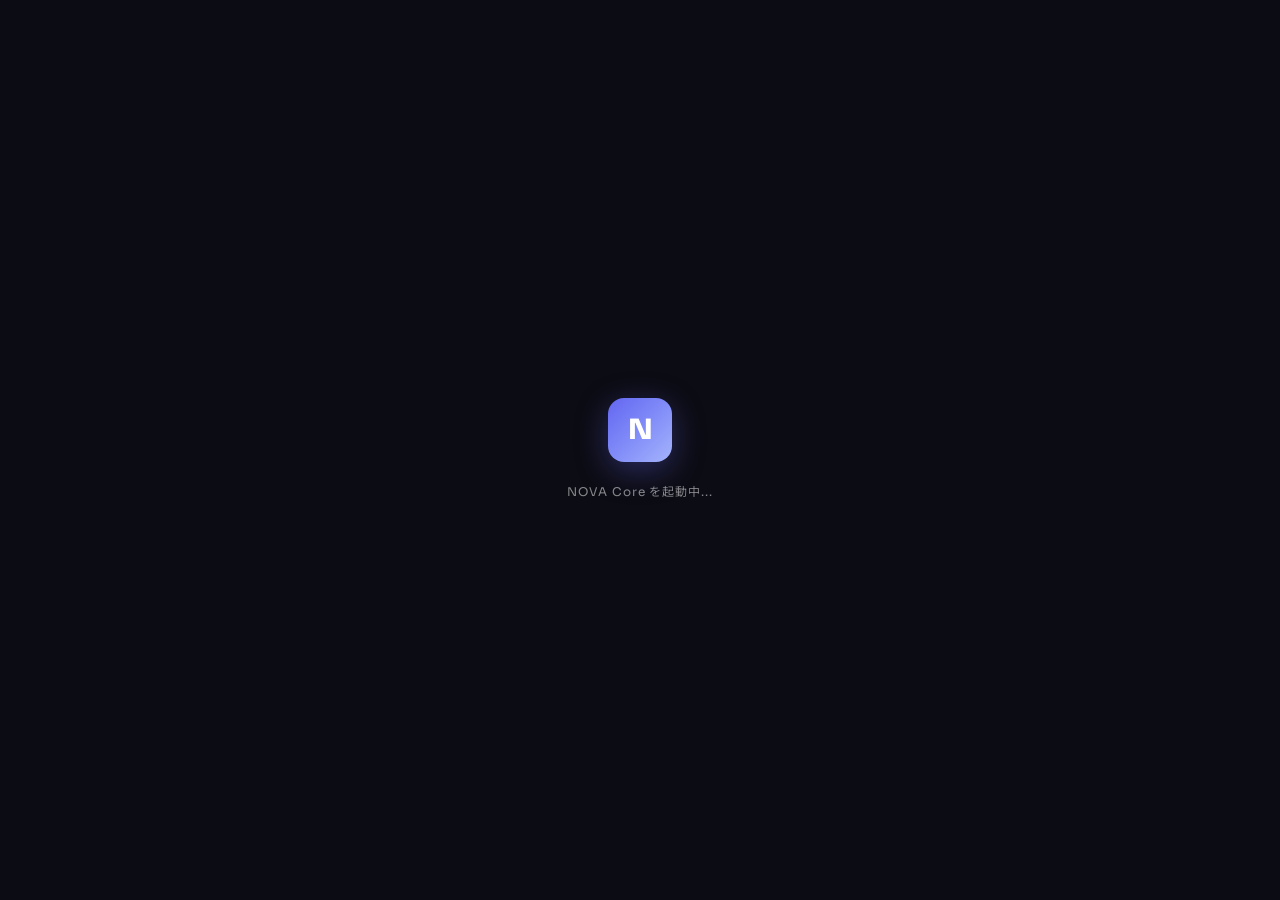
<file: v2/index.html>
<!DOCTYPE html>
<html lang="ja">
<head>
<meta charset="UTF-8">
<meta name="viewport" content="width=device-width, initial-scale=1.0">
<meta name="theme-color" content="#0c0c14">
<title>NOVA Core v2</title>
<!-- 注意: ルートの /manifest.json（v1 PWA）はここでは読み込まない。
     v2 から PWA インストールすると v1 が起動する混線を防ぐため、
     v2 の PWA 化は v1 廃止後にルートで行う。 -->
<link href="https://fonts.googleapis.com/css2?family=Sora:wght@400;500;600;700;800&family=Noto+Sans+JP:wght@400;500;600;700&family=JetBrains+Mono:wght@400;500;600;700&family=Inter:wght@400;500;600;700&display=swap" rel="stylesheet">
<link rel="stylesheet" href="./styles.css">
</head>
<body>
<div id="app">
  <div class="boot-loader">
    <div class="boot-logo">N</div>
    <div class="boot-text">NOVA Core を起動中...</div>
  </div>
</div>

<script type="module" src="./app.js"></script>
</body>
</html>
</file>
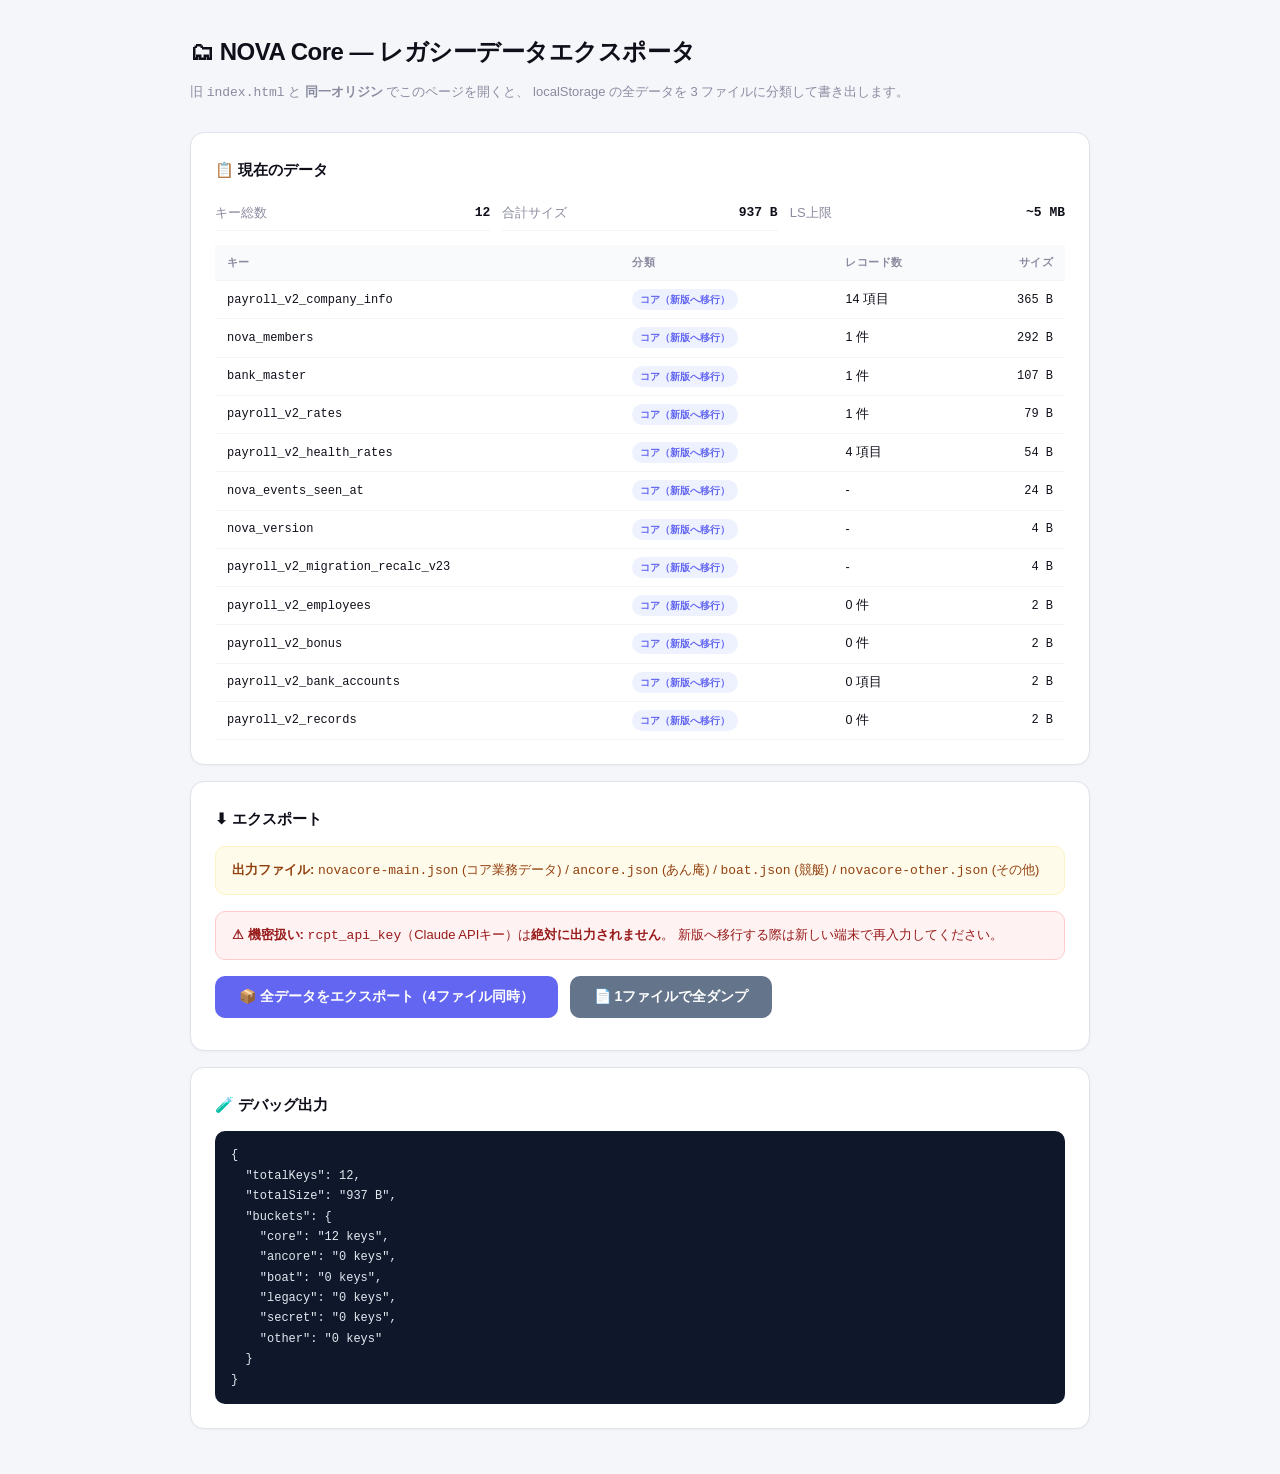
<file: v2/tools/export-legacy.html>
<!DOCTYPE html>
<html lang="ja">
<head>
<meta charset="UTF-8">
<meta name="viewport" content="width=device-width, initial-scale=1.0">
<title>NOVA Core — レガシーデータエクスポータ</title>
<style>
  :root {
    --primary: #6366f1;
    --danger: #ef4444;
    --success: #10b981;
    --warning: #f59e0b;
    --bg: #f4f6fa;
    --surface: #ffffff;
    --border: #e0e2ec;
    --text: #0f0f1a;
    --text-2: #4a4a60;
    --text-3: #8b8ba0;
  }
  * { margin: 0; padding: 0; box-sizing: border-box; }
  body {
    font-family: 'Sora', 'Noto Sans JP', -apple-system, sans-serif;
    background: var(--bg);
    color: var(--text);
    padding: 32px;
    line-height: 1.7;
    font-size: 14px;
  }
  .wrap { max-width: 900px; margin: 0 auto; }
  h1 { font-size: 24px; margin-bottom: 8px; letter-spacing: -0.02em; }
  .sub { color: var(--text-3); font-size: 13px; margin-bottom: 28px; }
  .card {
    background: var(--surface);
    border: 1px solid var(--border);
    border-radius: 14px;
    padding: 24px;
    margin-bottom: 16px;
    box-shadow: 0 1px 3px rgba(0,0,0,0.04);
  }
  .card h2 {
    font-size: 15px;
    font-weight: 700;
    margin-bottom: 14px;
    display: flex;
    align-items: center;
    gap: 10px;
  }
  .note {
    background: #fffbeb;
    border: 1px solid #fef3c7;
    color: #92400e;
    border-radius: 10px;
    padding: 12px 16px;
    font-size: 13px;
    margin-bottom: 16px;
  }
  .danger {
    background: #fef2f2;
    border: 1px solid #fecaca;
    color: #991b1b;
    border-radius: 10px;
    padding: 12px 16px;
    font-size: 13px;
    margin-bottom: 16px;
  }
  button {
    background: var(--primary);
    color: #fff;
    border: none;
    border-radius: 10px;
    padding: 12px 24px;
    font-size: 14px;
    font-weight: 600;
    cursor: pointer;
    font-family: inherit;
    transition: all .2s;
    margin-right: 8px;
    margin-bottom: 8px;
  }
  button:hover { background: #5558e6; transform: translateY(-1px); }
  button.secondary { background: #64748b; }
  button.secondary:hover { background: #475569; }
  table {
    width: 100%;
    border-collapse: collapse;
    font-size: 12.5px;
  }
  th, td {
    padding: 8px 12px;
    text-align: left;
    border-bottom: 1px solid #f1f5f9;
  }
  th {
    color: var(--text-3);
    font-weight: 600;
    font-size: 11px;
    text-transform: uppercase;
    letter-spacing: 0.04em;
    background: #f8fafc;
  }
  td.num { text-align: right; font-family: 'JetBrains Mono', monospace; font-size: 12px; }
  .pill {
    display: inline-block;
    padding: 2px 8px;
    border-radius: 999px;
    font-size: 10px;
    font-weight: 600;
  }
  .pill-core    { background: #eef2ff; color: var(--primary); }
  .pill-ancore  { background: #ecfdf5; color: #059669; }
  .pill-boat    { background: #fef3c7; color: #92400e; }
  .pill-legacy  { background: #f3f4f6; color: #6b7280; }
  .pill-drop    { background: #fee2e2; color: #991b1b; }
  .pill-secret  { background: #fce7f3; color: #be185d; }
  pre {
    background: #0f172a;
    color: #e2e8f0;
    border-radius: 10px;
    padding: 14px 16px;
    font-size: 12px;
    overflow-x: auto;
    font-family: 'JetBrains Mono', monospace;
    max-height: 320px;
    overflow-y: auto;
  }
  .stat {
    display: flex;
    justify-content: space-between;
    padding: 6px 0;
    border-bottom: 1px solid #f1f5f9;
    font-size: 13px;
  }
  .stat:last-child { border: none; }
  .stat .k { color: var(--text-3); }
  .stat .v { font-weight: 600; font-family: 'JetBrains Mono', monospace; }
</style>
</head>
<body>

<div class="wrap">

<h1>🗂 NOVA Core — レガシーデータエクスポータ</h1>
<div class="sub">
  旧 <code>index.html</code> と <strong>同一オリジン</strong> でこのページを開くと、
  localStorage の全データを 3 ファイルに分類して書き出します。
</div>

<div class="card">
  <h2>📋 現在のデータ</h2>
  <div id="scanResult">
    <button onclick="scan()">🔍 localStorage をスキャン</button>
  </div>
</div>

<div class="card">
  <h2>⬇ エクスポート</h2>
  <div class="note">
    <strong>出力ファイル:</strong>
    <code>novacore-main.json</code> (コア業務データ) /
    <code>ancore.json</code> (あん庵) /
    <code>boat.json</code> (競艇) /
    <code>novacore-other.json</code> (その他)
  </div>
  <div class="danger">
    <strong>⚠ 機密扱い:</strong>
    <code>rcpt_api_key</code>（Claude APIキー）は<strong>絶対に出力されません</strong>。
    新版へ移行する際は新しい端末で再入力してください。
  </div>
  <button onclick="exportAll()">📦 全データをエクスポート（4ファイル同時）</button>
  <button class="secondary" onclick="exportSingle()">📄 1ファイルで全ダンプ</button>
</div>

<div class="card">
  <h2>🧪 デバッグ出力</h2>
  <pre id="debug">スキャンを実行してください</pre>
</div>

</div>

<script>
// ---- Classification rules ----
// Keys are classified into buckets by prefix or explicit membership.
const CORE_KEYS = new Set([
  // 売上管理（入力＋管理統合）
  'nova_sales',
  'nova_st3_cats', 'nova_st3_daily', 'nova_st3_costs',
  // 現金出納帳 + 領収書仕分
  'expense-tracker-data-v2',
  'rcpt_history', 'rcpt_accounts', 'rcpt_depts', 'rcpt_threshold',
  // 請求・領収書作成
  'invoice_history', 'client_master', 'bank_master',
  // 書類管理
  'nova_docs',
  // 給与計算
  'payroll_v2_employees', 'payroll_v2_records', 'payroll_v2_bonus',
  'payroll_v2_rates', 'payroll_v2_health_rates', 'payroll_v2_bank_accounts',
  // ユーザー・メンバー（パスワードは後でPBKDF2再ハッシュ予定）
  'nova_members', 'nova_currentUser',
  // ホーム機能は簡素化するが、過去データは念のため保全
  'nova_posts', 'nova_tasks', 'nova_events', 'nova_events_seen_count',
  // スキャン履歴（廃止予定だが保存しておく）
  'nova_scan_history',
  // バージョンマーカー
  'nova_version',
]);

const SECRET_KEYS = new Set([
  'rcpt_api_key',  // APIキーは絶対にエクスポートしない
]);

function classify(key) {
  if (SECRET_KEYS.has(key))          return 'secret';
  if (key.startsWith('annan_'))      return 'ancore';
  if (key.startsWith('boatrace-'))   return 'boat';
  if (key.startsWith('nova_honbu_')) return 'legacy';  // あん庵本部送信受信データ
  if (CORE_KEYS.has(key))            return 'core';
  if (key.startsWith('payroll_'))    return 'core';
  if (key.startsWith('rcpt_'))       return 'core';
  if (key.startsWith('nova_'))       return 'core';
  return 'other';
}

function bucketLabel(b) {
  return {
    core:   'コア（新版へ移行）',
    ancore: 'あん庵（別アプリ化）',
    boat:   '競艇（別アプリ化）',
    legacy: 'レガシー（参照のみ）',
    secret: '🔒 機密（エクスポート除外）',
    other:  'その他',
  }[b] || b;
}

function parseValue(str) {
  try { return JSON.parse(str); }
  catch { return str; }
}

function sizeOf(str) {
  if (str == null) return 0;
  return new Blob([str]).size;
}

function formatSize(bytes) {
  if (bytes < 1024) return bytes + ' B';
  if (bytes < 1024 * 1024) return (bytes / 1024).toFixed(1) + ' KB';
  return (bytes / 1024 / 1024).toFixed(2) + ' MB';
}

// localStorage のキー名は外部由来になり得るため innerHTML 挿入前に無害化する
function escapeHtml(s) {
  return String(s).replace(/[&<>"']/g, c => ({
    '&': '&amp;', '<': '&lt;', '>': '&gt;', '"': '&quot;', "'": '&#39;',
  }[c]));
}

function scan() {
  const rows = [];
  const buckets = { core: {}, ancore: {}, boat: {}, legacy: {}, secret: {}, other: {} };
  let totalBytes = 0;

  for (let i = 0; i < localStorage.length; i++) {
    const key = localStorage.key(i);
    const val = localStorage.getItem(key);
    const bucket = classify(key);
    const bytes = sizeOf(val);
    totalBytes += bytes;
    rows.push({ key, bucket, bytes });
    buckets[bucket][key] = parseValue(val);
  }

  rows.sort((a, b) => b.bytes - a.bytes);

  const html = `
    <div style="margin-bottom: 14px; display: grid; grid-template-columns: repeat(3, 1fr); gap: 12px">
      <div class="stat"><span class="k">キー総数</span><span class="v">${rows.length}</span></div>
      <div class="stat"><span class="k">合計サイズ</span><span class="v">${formatSize(totalBytes)}</span></div>
      <div class="stat"><span class="k">LS上限</span><span class="v">~5 MB</span></div>
    </div>
    <table>
      <thead>
        <tr>
          <th>キー</th>
          <th>分類</th>
          <th>レコード数</th>
          <th style="text-align:right">サイズ</th>
        </tr>
      </thead>
      <tbody>
        ${rows.map(r => {
          const parsed = buckets[r.bucket][r.key];
          let recordCount = '-';
          if (Array.isArray(parsed)) recordCount = parsed.length + ' 件';
          else if (parsed && typeof parsed === 'object') recordCount = Object.keys(parsed).length + ' 項目';
          return `
            <tr>
              <td style="font-family:'JetBrains Mono', monospace; font-size:12px">${escapeHtml(r.key)}</td>
              <td><span class="pill pill-${r.bucket}">${bucketLabel(r.bucket)}</span></td>
              <td>${recordCount}</td>
              <td class="num">${formatSize(r.bytes)}</td>
            </tr>
          `;
        }).join('')}
      </tbody>
    </table>
  `;
  document.getElementById('scanResult').innerHTML = html;

  // Stash for export
  window._buckets = buckets;
  window._scanned = true;

  // Debug output
  const debug = {
    totalKeys: rows.length,
    totalSize: formatSize(totalBytes),
    buckets: Object.fromEntries(
      Object.entries(buckets).map(([k, v]) => [k, Object.keys(v).length + ' keys'])
    )
  };
  document.getElementById('debug').textContent = JSON.stringify(debug, null, 2);
}

function download(filename, payload) {
  const json = JSON.stringify(payload, null, 2);
  const blob = new Blob([json], { type: 'application/json' });
  const url = URL.createObjectURL(blob);
  const a = document.createElement('a');
  a.href = url;
  a.download = filename;
  document.body.appendChild(a);
  a.click();
  setTimeout(() => {
    URL.revokeObjectURL(url);
    a.remove();
  }, 0);
}

function exportAll() {
  if (!window._scanned) scan();
  const ts = new Date().toISOString().slice(0, 10);
  const b = window._buckets;

  // Core = main data going to v2
  if (Object.keys(b.core).length) {
    download(`novacore-main-${ts}.json`, {
      exportedAt: new Date().toISOString(),
      version: 'v1-legacy',
      bucket: 'core',
      purpose: 'v2 へ移行するコア業務データ',
      data: b.core,
    });
  }

  // AnCore (separate app)
  if (Object.keys(b.ancore).length || Object.keys(b.legacy).length) {
    download(`ancore-${ts}.json`, {
      exportedAt: new Date().toISOString(),
      version: 'v1-legacy',
      bucket: 'ancore',
      purpose: 'あん庵管理（別アプリ化用）',
      data: b.ancore,
      honbuReceived: b.legacy,  // 本部送信の受信データ
    });
  }

  // Boat (separate app)
  if (Object.keys(b.boat).length) {
    download(`boat-${ts}.json`, {
      exportedAt: new Date().toISOString(),
      version: 'v1-legacy',
      bucket: 'boat',
      purpose: '競艇計算（別アプリ化用）',
      data: b.boat,
    });
  }

  // Other (unclassified)
  if (Object.keys(b.other).length) {
    download(`novacore-other-${ts}.json`, {
      exportedAt: new Date().toISOString(),
      version: 'v1-legacy',
      bucket: 'other',
      purpose: '未分類キー（要確認）',
      data: b.other,
    });
  }

  alert('エクスポート完了。ダウンロードフォルダを確認してください。');
}

function exportSingle() {
  if (!window._scanned) scan();
  const ts = new Date().toISOString().slice(0, 10);
  const b = window._buckets;
  download(`novacore-full-backup-${ts}.json`, {
    exportedAt: new Date().toISOString(),
    version: 'v1-legacy',
    bucket: 'all',
    purpose: '全データ一括バックアップ（機密キーを除く）',
    core:    b.core,
    ancore:  b.ancore,
    boat:    b.boat,
    legacy:  b.legacy,
    other:   b.other,
    // secret は意図的に含めない
  });
  alert('完了。ダウンロードフォルダを確認してください。');
}

// Auto-scan on load
window.addEventListener('DOMContentLoaded', scan);
</script>

</body>
</html>
</file>
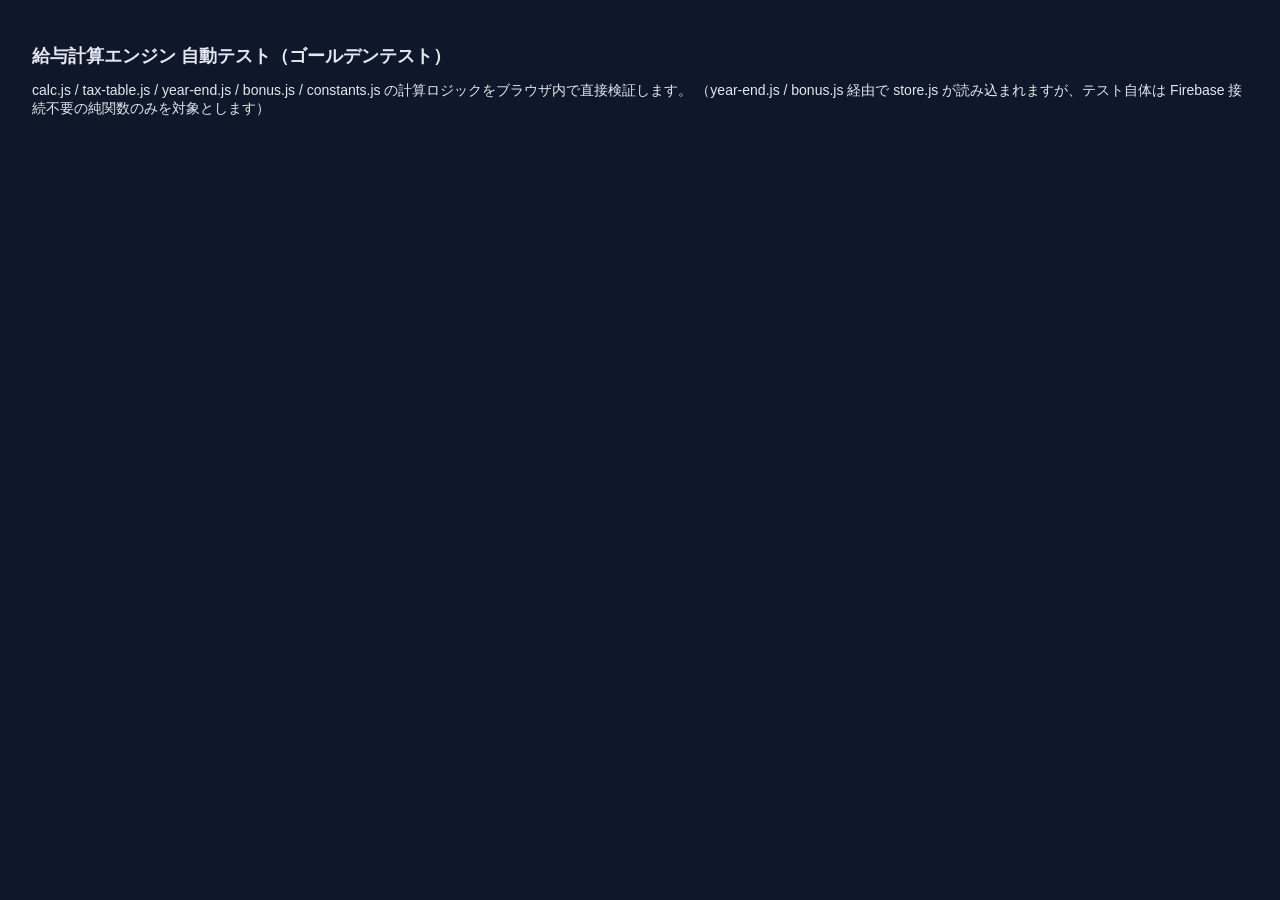
<file: v2/tools/test-calc.html>
<!DOCTYPE html>
<html lang="ja">
<head>
<meta charset="UTF-8">
<title>NOVA Core v2 — 給与計算エンジン自動テスト</title>
<style>
  body { font-family: 'Segoe UI', 'Noto Sans JP', sans-serif; background: #0f172a; color: #e2e8f0;
         padding: 24px; font-size: 14px; }
  h1 { font-size: 18px; }
  .case { padding: 6px 10px; border-left: 3px solid #334155; margin: 3px 0;
          font-family: Consolas, monospace; font-size: 12.5px; }
  .pass { border-color: #10b981; color: #a7f3d0; }
  .fail { border-color: #ef4444; color: #fecaca; background: rgba(239,68,68,.08); }
  .summary { margin-top: 18px; padding: 14px; border-radius: 8px; font-weight: 700; }
  .ok  { background: #064e3b; }
  .bad { background: #7f1d1d; }
</style>
</head>
<body>
<h1>給与計算エンジン 自動テスト（ゴールデンテスト）</h1>
<p>calc.js / tax-table.js / year-end.js / bonus.js / constants.js の計算ロジックをブラウザ内で直接検証します。
（year-end.js / bonus.js 経由で store.js が読み込まれますが、テスト自体は Firebase 接続不要の純関数のみを対象とします）</p>
<div id="out"></div>

<script type="module">
import {
  calcMonthlyPaycheck, calcBonusPaycheck, getRatesFor,
  getHealthStandard, snapToStandard, roundShakai,
  splitCommuteAllowance, carCommuteCap, getInsuranceStatus,
  ageAttainmentMonth,
  calcHealthPremium, calcPensionPremium, calcChildSupportPremium,
  autoStdBase,
} from '../pages/payroll/calc.js';
import { calcIncomeTaxForMonth, getBonusTaxRateForMonth } from '../pages/payroll/tax-table.js';
import { salaryIncomeDeduction, basicDeduction, calcAnnualTax } from '../pages/payroll/year-end.js';
import { prevMonthTaxBasis, pickPrevMonthRecords } from '../pages/payroll/bonus.js';
import { zenginKana, zenginField, buildZenginLines, encodeSjisKana } from '../pages/payroll/banks.js';
import { getIncomeWalls } from '../pages/payroll/constants.js';

const out = document.getElementById('out');
let pass = 0, fail = 0;

function eq(label, actual, expected) {
  const ok = JSON.stringify(actual) === JSON.stringify(expected);
  ok ? pass++ : fail++;
  const div = document.createElement('div');
  div.className = 'case ' + (ok ? 'pass' : 'fail');
  div.textContent = `${ok ? '✓' : '✗'} ${label} → ${JSON.stringify(actual)}` +
    (ok ? '' : `（期待値: ${JSON.stringify(expected)}）`);
  out.appendChild(div);
}
function section(title) {
  const h = document.createElement('h3');
  h.textContent = title;
  out.appendChild(h);
}

// ============ 1. 源泉所得税（令和6年表 = 〜2025-12） ============
section('1. 源泉所得税: 令和6年 月額表（〜2025年12月）');
eq('課税対象 87,999円 扶養0', calcIncomeTaxForMonth(87999, 0, '2025-06'), 0);
// 旧NOVACore互換: 境界値ちょうどは下のブラケットに入る（<=判定）
eq('課税対象 88,000円 扶養0（旧版互換の境界仕様）', calcIncomeTaxForMonth(88000, 0, '2025-06'), 0);
eq('課税対象 88,001円 扶養0', calcIncomeTaxForMonth(88001, 0, '2025-06'), 130);
eq('課税対象 167,000円 扶養0', calcIncomeTaxForMonth(167000, 0, '2025-06'), 2290);
eq('課税対象 167,000円 扶養1', calcIncomeTaxForMonth(167000, 1, '2025-06'), 400);
eq('課税対象 300,000円 扶養0', calcIncomeTaxForMonth(300000, 0, '2025-06'), 8920);
eq('課税対象 2,000,001円 扶養0（200万超の算式）',
   calcIncomeTaxForMonth(2000001, 0, '2025-06'), Math.floor(1 * 0.2303) + 178090);
eq('扶養8人（7人の額 −1,610円）',
   calcIncomeTaxForMonth(400000, 8, '2025-06'), 830 - 1610 < 0 ? 0 : 830 - 1610);

// ============ 2. 源泉所得税（令和8年 電算機特例 = 2026-01〜） ============
section('2. 源泉所得税: 令和8年 電算機計算の特例（2026年1月〜）');
// 国税庁PDFの計算例1: 社保控除後 175,000円・扶養2人 → 210円
eq('【国税庁例】175,000円 扶養2', calcIncomeTaxForMonth(175000, 2, '2026-07'), 210);
// 350,000円 扶養0: 給与所得控除106,667 基礎控除48,334 → B=194,999 → ×10.21%−8,296 → 11,610
eq('350,000円 扶養0', calcIncomeTaxForMonth(350000, 0, '2026-07'), 11610);
// 非課税ライン
eq('100,000円 扶養0（課税所得0）', calcIncomeTaxForMonth(100000, 0, '2026-07'), 0);
// 2025-12までは旧表、2026-01からは新方式に切り替わること
eq('年次切替: 2025-12は旧表', calcIncomeTaxForMonth(350000, 0, '2025-12'), 11490);
eq('年次切替: 2026-01は新方式', calcIncomeTaxForMonth(350000, 0, '2026-01'), 11610);

// ============ 3. 社会保険料 ============
section('3. 社会保険料（標準報酬30万円・東京・令和8年度料率）');
// ※ 以下の金額はすべて端数が出ないため、端数モード（floor/gojyo）に依存しない
eq('健康保険 (9.85%折半)', calcHealthPremium(300000, 9.85), 14775);
eq('厚生年金 (18.3%折半)', calcPensionPremium(300000, 18.3), 27450);
eq('厚生年金の上限 (標報100万→65万でキャップ)', calcPensionPremium(1000000, 18.3), Math.round(650000 * 0.183 / 2));
eq('子育て支援金 (0.23%折半)', calcChildSupportPremium(300000, 0.23), 345);
// --- 端数処理モード ---
// 'gojyo' = 法定の50銭ルール（50銭以下切捨て・50銭超切上げ）
eq('端数処理(gojyo): 50銭ちょうどは切捨て', roundShakai(14970.5, 'gojyo'), 14970);
eq('端数処理(gojyo): 50銭超は切上げ', roundShakai(14970.51, 'gojyo'), 14971);
// 'floor'（既定） = 円未満切捨て（税理士方式。v1 最終版の Math.floor と同一）
eq('端数処理(既定=floor): 50銭超も切捨て', roundShakai(14970.51), 14970);
eq('端数処理(floor): 99銭も切捨て', roundShakai(14970.99, 'floor'), 14970);
// 端数が出る料率ケースの手検算（標準報酬98,000円・愛知9.93%）:
//   健保 98,000 × 9.93% ÷ 2 = 4,865.7 → floor 4,865 / gojyo(0.7>0.5) 4,866
//   支援金 98,000 × 0.23% ÷ 2 = 112.7 → floor 112 / gojyo 113
//   介護 98,000 × 1.62% ÷ 2 = 793.8 → floor 793 / gojyo 794
eq('健康保険 端数あり(既定=floor): 4,865.7→4,865', calcHealthPremium(98000, 9.93), 4865);
eq('健康保険 端数あり(gojyo): 4,865.7→4,866', calcHealthPremium(98000, 9.93, 'gojyo'), 4866);
eq('子育て支援金 端数あり(既定=floor): 112.7→112', calcChildSupportPremium(98000, 0.23), 112);
eq('子育て支援金 端数あり(gojyo): 112.7→113', calcChildSupportPremium(98000, 0.23, 'gojyo'), 113);

// ============ 4. 標準報酬月額 ============
section('4. 標準報酬月額');
eq('月給30万円 → 30万円(22級)', getHealthStandard(300000), 300000);
eq('月給29.5万円 → 30万円', getHealthStandard(295000), 300000);
eq('逆算スナップ: 厚年27,450円×200÷18.3 → 30万円', snapToStandard(Math.round(27450 * 200 / 18.3)), 300000);

// ============ 5. 通勤手当 ============
section('5. 通勤手当の非課税分離');
eq('公共交通 2万円 → 全額非課税', splitCommuteAllowance(20000, true).nonTaxable, 20000);
eq('公共交通 20万円 → 15万円まで非課税', splitCommuteAllowance(200000, true).nonTaxable, 150000);
// マイカー等: 距離があれば距離段階の上限。片道55km → 55km以上65km未満区分 = 38,700円（令和8年区分）
eq('マイカー 5万円・片道55km → 38,700円まで非課税', splitCommuteAllowance(50000, false, 55).nonTaxable, 38700);
// 距離未入力は非課税限度額を判定できないため安全側=全額課税（旧実装の31,600円上限は過少徴収リスク）
eq('マイカー 5万円・距離未入力 → 非課税0（全額課税）', splitCommuteAllowance(50000, false).nonTaxable, 0);

// ============ 6. 年齢による保険切替（到達日=誕生日の前日 基準） ============
// 法令: 年齢計算ニ関スル法律・民法143条 — 「N歳に達した日」= N歳の誕生日の前日。
// 介護保険(2号): 40歳到達日の属する月から徴収開始、65歳到達日の属する月から徴収終了
//               （協会けんぽ等: 「40歳の誕生日の前日が属する月分から
//                 65歳の誕生日の前日が属する月の前月分まで」）
// 厚生年金: 70歳到達日の属する月から資格喪失（その月の保険料なし）
// 健康保険: 75歳は「誕生日当日」に後期高齢者医療へ移行（誕生月から健保保険料なし）
section('6. 年齢による保険切替（到達日=誕生日の前日が属する月 基準）');
const mkEmp = (birth) => ({ type: 'regular', birthDate: birth, careEligible: false });

// --- 到達月ヘルパー ---
eq('40歳到達月: 月中生まれ 1986-07-15 → 前日7/14 → 2026-07', ageAttainmentMonth('1986-07-15', 40), '2026-07');
eq('40歳到達月: 1日生まれ 1986-08-01 → 前日7/31 → 前月2026-07', ageAttainmentMonth('1986-08-01', 40), '2026-07');
eq('40歳到達月: 月末生まれ 1986-07-31 → 前日7/30 → 2026-07', ageAttainmentMonth('1986-07-31', 40), '2026-07');
eq('75歳は誕生日当日基準: 1951-08-01 → 2026-08', ageAttainmentMonth('1951-08-01', 75, true), '2026-08');
eq('生年月日不正 → null', ageAttainmentMonth('', 40), null);

// --- 介護保険（40歳開始・65歳終了） ---
eq('介護: 40歳到達月の前月はまだ徴収しない（1986-07-15 → 2026-06）', getInsuranceStatus(mkEmp('1986-07-15'), '2026-06').care, false);
eq('介護: 40歳到達月から徴収（1986-07-15 → 2026-07）', getInsuranceStatus(mkEmp('1986-07-15'), '2026-07').care, true);
eq('介護: 8/1生まれは前日7/31到達 → 7月分から徴収（旧15日判定では漏れ）', getInsuranceStatus(mkEmp('1986-08-01'), '2026-07').care, true);
eq('介護: 月末7/31生まれも7月分から徴収（旧15日判定では漏れ）', getInsuranceStatus(mkEmp('1986-07-31'), '2026-07').care, true);
eq('介護: 65歳到達月の前月まで徴収（1961-07-20 → 2026-06）', getInsuranceStatus(mkEmp('1961-07-20'), '2026-06').care, true);
eq('介護: 65歳到達月から徴収終了（1961-07-20 → 2026-07）', getInsuranceStatus(mkEmp('1961-07-20'), '2026-07').care, false);
eq('介護: 8/1生まれの65歳は前日7/31到達 → 7月分から徴収なし', getInsuranceStatus(mkEmp('1961-08-01'), '2026-07').care, false);

// --- 厚生年金（70歳喪失） ---
eq('厚年: 70歳到達月の前月まで（1956-07-10 → 2026-06）', getInsuranceStatus(mkEmp('1956-07-10'), '2026-06').pension, true);
eq('厚年: 70歳到達月から喪失（1956-07-10 → 2026-07）', getInsuranceStatus(mkEmp('1956-07-10'), '2026-07').pension, false);
eq('厚年: 8/1生まれの70歳は前日7/31到達 → 7月から喪失', getInsuranceStatus(mkEmp('1956-08-01'), '2026-07').pension, false);

// --- 健康保険（75歳は誕生日当日基準） ---
eq('健保: 75歳誕生月の前月まで（1951-07-15 → 2026-06）', getInsuranceStatus(mkEmp('1951-07-15'), '2026-06').health, true);
eq('健保: 75歳誕生日の属する月から喪失（1951-07-15 → 2026-07）', getInsuranceStatus(mkEmp('1951-07-15'), '2026-07').health, false);
eq('健保: 8/1生まれの75歳は誕生日当日基準 → 7月はまだ加入（前日基準なら7月喪失になってしまう）',
   getInsuranceStatus(mkEmp('1951-08-01'), '2026-07').health, true);
eq('健保: 同8/1生まれ → 2026-08から喪失', getInsuranceStatus(mkEmp('1951-08-01'), '2026-08').health, false);

eq('生年月日なし → careEligible を尊重',
   getInsuranceStatus({ type: 'regular', careEligible: true }, '2026-07').care, true);

// ============ 7. 料率履歴の解決 ============
section('7. 料率履歴の解決 (getRatesFor)');
const hist = [
  { effectiveDate: '2026-03', health: { tokyo: 9.85 }, employmentEmployee: 0.55 },
  { effectiveDate: '2026-04', health: { tokyo: 9.85 }, employmentEmployee: 0.50 },
];
eq('2026-03 → 3月分レコード', getRatesFor('2026-03', hist).employmentEmployee, 0.55);
eq('2026-07 → 4月分レコード', getRatesFor('2026-07', hist).employmentEmployee, 0.50);
eq('2026-01 → 履歴なし・legacyへフォールバック',
   getRatesFor('2026-01', hist, { employmentEmployee: 0.6 }).employmentEmployee, 0.6);
eq('履歴なし・legacyなし → 既定値', getRatesFor('2026-01', []).pension, 18.3);
// 解決元の監査プロパティ（source）と effectiveDate の形式バリデーション
eq('解決元: 履歴ヒット → history', getRatesFor('2026-07', hist).source, 'history');
eq('解決元: 履歴ヒット時の effectiveDate', getRatesFor('2026-07', hist).effectiveDate, '2026-04');
eq('解決元: legacyフォールバック → legacy', getRatesFor('2026-01', hist, { employmentEmployee: 0.6 }).source, 'legacy');
eq('解決元: 履歴なし・legacyなし → default', getRatesFor('2026-01', []).source, 'default');
eq('effectiveDate が YYYY-MM 形式でない履歴docは無視（console.warn）',
   getRatesFor('2026-07', [{ effectiveDate: '2026/04', pension: 1 }]).pension, 18.3);
eq('不正docを無視しても正しい履歴は解決される',
   getRatesFor('2026-07', [{ effectiveDate: '2026/04', pension: 1 }, ...hist]).employmentEmployee, 0.50);
// --- 社保端数処理モード（shakaiRounding）の解決: 履歴 → legacy → 既定 'floor' ---
eq('shakaiRounding: 履歴なし・legacyなし → 既定 floor', getRatesFor('2026-01', []).shakaiRounding, 'floor');
eq('shakaiRounding: 履歴docに未設定 → floor', getRatesFor('2026-07', hist).shakaiRounding, 'floor');
eq('shakaiRounding: 履歴docで gojyo 指定',
   getRatesFor('2026-07', [{ effectiveDate: '2026-04', shakaiRounding: 'gojyo' }]).shakaiRounding, 'gojyo');
eq('shakaiRounding: legacy から解決',
   getRatesFor('2026-01', hist, { shakaiRounding: 'gojyo' }).shakaiRounding, 'gojyo');
eq('shakaiRounding: 不正値は floor に正規化',
   getRatesFor('2026-07', [{ effectiveDate: '2026-04', shakaiRounding: 'weird' }]).shakaiRounding, 'floor');

// ============ 8. 月次給与 end-to-end ============
section('8. 月次給与 end-to-end（正社員・東京・月給30万・扶養0・2026-07）');
const emp1 = { type: 'regular', prefecture: 'tokyo', monthlySalary: 300000,
               dependents: 0, residentTax: 10000, stdRemuneration: 0 };
// rates8 は shakaiRounding 未指定 → 既定の 'floor'（税理士方式）で解決される。
// 標報30万×東京9.85%等は端数が出ない金額のため、以下の期待値は端数モードに依存しない
// （floor 既定化の前後で同値。手検算: 健保14,775.0 / 厚年27,450.0 / 支援金345.0 / 雇保1,500.0）。
const rates8 = getRatesFor('2026-07', [
  { effectiveDate: '2026-04', health: { tokyo: 9.85 }, care: 1.62, pension: 18.3,
    employmentEmployee: 0.50, childSupport: 0.23 },
]);
const c1 = calcMonthlyPaycheck(emp1, { month: '2026-07', rates: rates8 });
eq('総支給', c1.gross, 300000);
eq('健康保険', c1.health, 14775);
eq('厚生年金', c1.pension, 27450);
eq('介護保険（対象外）', c1.care, 0);
eq('子育て支援金', c1.childSupport, 345);
eq('雇用保険 (0.5%)', c1.employment, 1500);
eq('社保合計', c1.social, 44070);
eq('課税対象額', c1.taxable, 255930);
eq('所得税', c1.incomeTax, 6340);
eq('差引支給額', c1.net, 300000 - 44070 - 6340 - 10000);

// 支援金の開始月ガード
const c2 = calcMonthlyPaycheck(emp1, { month: '2026-03', rates: rates8 });
eq('2026-03 は支援金0円', c2.childSupport, 0);

// 産休・育休免除
const c3 = calcMonthlyPaycheck({ ...emp1, onChildcareLeave: true }, { month: '2026-07', rates: rates8 });
eq('育休中: 健保・厚年・支援金が0円', c3.health + c3.pension + c3.childSupport, 0);

// 通勤手当（非課税）込み
const emp2 = { ...emp1, commuteAllowanceMonthly: 15000, residentTax: 0 };
const c4 = calcMonthlyPaycheck(emp2, { month: '2026-07', rates: rates8 });
eq('通勤手当込みの総支給', c4.gross, 315000);
eq('課税対象から非課税通勤手当を除外',
   c4.taxable, c4.gross - 15000 - c4.social);

// ---- 端数モードの end-to-end（floor 既定 vs gojyo）----
// 正社員・愛知9.93%・月給95,000円 → 標準報酬98,000円（93,000以上101,000未満）
// 手検算: 健保 98,000×9.93%÷2 = 4,865.7 / 厚年 98,000×18.3%÷2 = 8,967.0（端数なし）
//        支援金 98,000×0.23%÷2 = 112.7 / 雇保 95,000×0.5% = 475.0（端数なし）
const empAichi = { type: 'regular', prefecture: 'aichi', monthlySalary: 95000,
                   dependents: 0, residentTax: 0, stdRemuneration: 0 };
const histAichi = (rounding) => [
  { effectiveDate: '2026-04', health: { aichi: 9.93 }, care: 1.62, pension: 18.3,
    employmentEmployee: 0.50, childSupport: 0.23, shakaiRounding: rounding },
];
const cfF = calcMonthlyPaycheck(empAichi, { month: '2026-07', rates: getRatesFor('2026-07', histAichi('floor')) });
eq('floor: 標準報酬 98,000円', cfF.stdRemuneration, 98000);
eq('floor: 健康保険 4,865.7 → 4,865（切捨て）', cfF.health, 4865);
eq('floor: 厚生年金 8,967.0（端数なし・両モード同値）', cfF.pension, 8967);
eq('floor: 支援金 112.7 → 112（切捨て）', cfF.childSupport, 112);
eq('floor: 雇用保険 475.0（端数なし）', cfF.employment, 475);
const cfG = calcMonthlyPaycheck(empAichi, { month: '2026-07', rates: getRatesFor('2026-07', histAichi('gojyo')) });
eq('gojyo: 健康保険 4,865.7 → 4,866（50銭超切上げ）', cfG.health, 4866);
eq('gojyo: 支援金 112.7 → 113（50銭超切上げ）', cfG.childSupport, 113);
eq('gojyo: 厚生年金は端数なしで floor と同値', cfG.pension, 8967);
// shakaiRounding 未指定の履歴 → 既定 floor と同じ計算になること
const cfDef = calcMonthlyPaycheck(empAichi, {
  month: '2026-07',
  rates: getRatesFor('2026-07', [
    { effectiveDate: '2026-04', health: { aichi: 9.93 }, care: 1.62, pension: 18.3,
      employmentEmployee: 0.50, childSupport: 0.23 },
  ]),
});
eq('未指定 → 既定 floor で計算（健保4,865）', cfDef.health, cfF.health);
// 賞与も同じ端数モードが適用される（標準賞与98,000円で同じ端数が出る）
const bF = calcBonusPaycheck(empAichi, { month: '2026-07', amount: 98000, prevMonthAfterSocial: 90000,
                                         rates: getRatesFor('2026-07', histAichi('floor')) });
const bG = calcBonusPaycheck(empAichi, { month: '2026-07', amount: 98000, prevMonthAfterSocial: 90000,
                                         rates: getRatesFor('2026-07', histAichi('gojyo')) });
eq('賞与 floor: 健保 4,865.7 → 4,865', bF.health, 4865);
eq('賞与 gojyo: 健保 4,865.7 → 4,866', bG.health, 4866);

// ============ 9. 賞与 end-to-end ============
section('9. 賞与 end-to-end（2026-07・前月社保控除後255,930円・扶養0）');
eq('賞与税率 (前月255,930円→4.084%)', getBonusTaxRateForMonth(255930, 0, '2026-07'), 0.04084);
eq('賞与税率 (前月260,000円→6.126%)', getBonusTaxRateForMonth(260000, 0, '2026-07'), 0.06126);
eq('賞与税率 扶養3 (前月299,999円→2.042%)', getBonusTaxRateForMonth(299999, 3, '2026-07'), 0.02042);
eq('賞与税率 扶養3 (前月300,000円→4.084%・以上判定)', getBonusTaxRateForMonth(300000, 3, '2026-07'), 0.04084);
const b1 = calcBonusPaycheck(emp1, {
  month: '2026-07', amount: 500000, prevMonthAfterSocial: 255930, rates: rates8,
});
eq('賞与: 健康保険', b1.health, 24625);
eq('賞与: 厚生年金', b1.pension, 45750);
eq('賞与: 支援金', b1.childSupport, 575);
eq('賞与: 雇用保険', b1.employment, 2500);
eq('賞与: 所得税', b1.incomeTax, Math.floor((500000 - 73450) * 0.04084));
eq('賞与: 1000円未満切捨て (500,999円→標準賞与50万)',
   calcBonusPaycheck(emp1, { month: '2026-07', amount: 500999, prevMonthAfterSocial: 255930, rates: rates8 }).health,
   24625);
eq('賞与: 前月レコードあり・10倍以内 → 率方式（specialCalc=null）', b1.specialCalc, null);

// ---- 前月給与なしの特殊計算（所得税法186条: (賞与−社保)÷6 を月額表適用 ×6） ----
// 手検算1（令和8年電算機特例・アルバイト=社保なし・扶養0・賞与180万）:
//   (1,800,000 − 0) ÷ 6 = 300,000
//   給与所得控除月割 ceil(300,000×0.20+36,667)=96,667 / 基礎控除月割 48,334
//   B = 300,000−96,667−48,334 = 154,999 → 154,999×5.105% = 7,912.699 → 10円未満四捨五入 7,910
//   賞与源泉 = 7,910 × 6 = 47,460
const empNoIns = { type: 'arbeit', dependents: 0 };
const bs1 = calcBonusPaycheck(empNoIns, {
  month: '2026-07', amount: 1800000, prevMonthAfterSocial: 0, hasPrevRecord: false, rates: rates8,
});
eq('賞与特殊計算: 前月なし・180万・扶養0（2026-07）', bs1.incomeTax, 47460);
eq('賞与特殊計算: specialCalc 種別 = no-prev', bs1.specialCalc, 'no-prev');
// 手検算2（令和6年月額表・アルバイト・扶養1・賞与120万）:
//   1,200,000 ÷ 6 = 200,000 → 月額表（〜200,000円・扶養1人）= 1,920 → ×6 = 11,520
const bs2 = calcBonusPaycheck({ type: 'arbeit', dependents: 1 }, {
  month: '2025-07', amount: 1200000, prevMonthAfterSocial: 0, hasPrevRecord: false, rates: rates8,
});
eq('賞与特殊計算: 前月なし・120万・扶養1（2025-07 旧月額表）', bs2.incomeTax, 11520);
// 手検算3（社保あり・正社員東京・扶養0・賞与50万・前月なし）:
//   社保 = 24,625+45,750+575+2,500 = 73,450 → (500,000−73,450)÷6 = 71,091（円未満切捨て）
//   71,091 ≤ 158,333 → 控除計 54,167+48,334 > 71,091 → B=0 → 税額0 → ×6 = 0
const bs3 = calcBonusPaycheck(emp1, {
  month: '2026-07', amount: 500000, prevMonthAfterSocial: 0, hasPrevRecord: false, rates: rates8,
});
eq('賞与特殊計算: 低額賞与は月額換算で非課税ライン以下 → 0円', bs3.incomeTax, 0);
eq('賞与特殊計算: 社保は通常どおり控除', bs3.social, 73450);

// ---- 前月給与の10倍超の特殊計算（所得税法186条・国税庁タックスアンサーNo.2523） ----
// 税額 = ( 月額表税額((賞与−社保)÷6＋前月社保控除後給与) − 月額表税額(前月社保控除後給与) ) × 6
// 手検算4（2026-07・正社員東京・扶養0・賞与300万・前月社保控除後255,930円）:
//   賞与の社保: 健保 3,000,000×9.85%÷2=147,750 / 厚年 min(300万,150万)×18.3%÷2=137,250
//              / 支援金 3,000,000×0.23%÷2=3,450 / 雇用 3,000,000×0.5%=15,000 → 計303,450
//   賞与−社保 = 2,696,550 ＞ 前月255,930×10=2,559,300 → 10倍超で特殊計算
//   (賞与−社保)÷6 = 449,425（1円未満切捨て）
//   月額表（令和8年電算機特例・甲欄）:
//    T(449,425+255,930=705,355): 給与所得控除 ceil(705,355×10%+91,667)=162,203
//      基礎控除48,334 → B=705,355−162,203−48,334=494,818
//      → 494,818×20.42%−36,374=64,667.8… → 10円未満四捨五入 64,670
//    T(255,930): 控除 ceil(255,930×30%+6,667)=83,446 +48,334 → B=124,150
//      → 124,150×5.105%=6,337.86 → 6,340（セクション8の月次所得税と同値）
//   税額 = (64,670−6,340)×6 = 349,980
const b10 = calcBonusPaycheck(emp1, {
  month: '2026-07', amount: 3000000, prevMonthAfterSocial: 255930, rates: rates8,
});
eq('賞与10倍超: specialCalc = over-10x', b10.specialCalc, 'over-10x');
eq('賞与10倍超: 社保合計', b10.social, 303450);
eq('賞与10倍超: 所得税（月額表差額×6）', b10.incomeTax, 349980);
// 手検算5（境界値: ちょうど10倍は「超える」に当たらず率方式のまま）
//   アルバイト（社保なし）・扶養0・前月100,000円:
//   賞与1,000,000円（=10倍ちょうど）→ 率方式。前月10万円の算出率=4.084%
//     （令和8年算出率表: 94千円以上 → 4.084%）→ floor(1,000,000×0.04084)
eq('賞与=前月×10ちょうど → 率方式のまま', calcBonusPaycheck(empNoIns, {
  month: '2026-07', amount: 1000000, prevMonthAfterSocial: 100000, rates: rates8,
}).specialCalc, null);
eq('賞与=前月×10ちょうど → 率方式の税額', calcBonusPaycheck(empNoIns, {
  month: '2026-07', amount: 1000000, prevMonthAfterSocial: 100000, rates: rates8,
}).incomeTax, Math.floor(1000000 * 0.04084));
// 手検算6（10倍を1円超えたら特殊計算に切替・2026-07・扶養0・社保なし）:
//   1,000,001÷6 = 166,666（1円未満切捨て）
//   T(166,666+100,000=266,666): 控除 ceil(266,666×30%+6,667)=86,667 +48,334 → B=131,665
//     → 131,665×5.105%=6,721.50 → 10円未満四捨五入 6,720
//   T(100,000): 控除54,167+48,334 ＞ 100,000 → B=0 → 税額0
//   税額 = (6,720−0)×6 = 40,320
const b10b = calcBonusPaycheck(empNoIns, {
  month: '2026-07', amount: 1000001, prevMonthAfterSocial: 100000, rates: rates8,
});
eq('賞与>前月×10（1円超過）→ specialCalc = over-10x', b10b.specialCalc, 'over-10x');
eq('賞与>前月×10 → 特殊計算の税額 40,320円', b10b.incomeTax, 40320);
// 手検算7（令和6年月額表・2025-07・扶養0・社保なし・前月80,000円・賞与900,000円）:
//   900,000 ＞ 80,000×10 → 特殊計算。900,000÷6=150,000
//   T(150,000+80,000=230,000) = 5,310（令和6年月額表 甲欄・扶養0、225,000超230,000以下の行）
//   T(80,000) = 0（88,000円未満）→ 税額 = (5,310−0)×6 = 31,860
const b10c = calcBonusPaycheck(empNoIns, {
  month: '2025-07', amount: 900000, prevMonthAfterSocial: 80000, rates: rates8,
});
eq('賞与10倍超（令和6年月額表・2025-07）→ 31,860円', b10c.incomeTax, 31860);
eq('賞与10倍超（令和6年表）: specialCalc = over-10x', b10c.specialCalc, 'over-10x');

// ============ 10. 年末調整: 年度別パラメータ（令和7年度・令和8年度税制改正） ============
section('10. 年末調整: 給与所得控除・基礎控除の年度切替（令和7年度・令和8年度税制改正）');
// 給与所得控除の最低保障: 〜2024=55万 / 2025=65万 / 2026・2027=74万（令和8年度改正、本則69万+特例5万）
// 出典: 国税庁 https://www.nta.go.jp/users/gensen/2025kiso/ ・ https://www.nta.go.jp/users/gensen/2026kiso/index.htm
eq('給与所得控除 収入100万 (2024年分)', salaryIncomeDeduction(1000000, 2024), 550000);
eq('給与所得控除 収入100万 (2025年分→最低65万)', salaryIncomeDeduction(1000000, 2025), 650000);
eq('給与所得控除 収入170万 (2024年分)', salaryIncomeDeduction(1700000, 2024), 580000);
eq('給与所得控除 収入170万 (2025年分→65万に底上げ)', salaryIncomeDeduction(1700000, 2025), 650000);
eq('給与所得控除 収入190万 (2025年分: 一律65万の上端)', salaryIncomeDeduction(1900000, 2025), 650000);
eq('給与所得控除 収入200万 (2025年分: 表引き 0.3y+8万相当)', salaryIncomeDeduction(2000000, 2025), 680000);

// --- 表引き（所得税法別表第五）方式: A = 収入÷4 の千円未満切捨て を基準にした区分算式 ---
// 手検算: 収入1,701,000 (2024年分) → A=425,000 → 控除後 425,000×2.4+100,000=1,120,000 → 控除581,000
//        （旧・速算式では 1,701,000×40%−100,000=580,400 となり表と1,000円未満の端数がズレていた）
eq('給与所得控除 収入170.1万 (2024年分・表引き)', salaryIncomeDeduction(1701000, 2024), 581000);
// 固定額帯（別表第五）: 収入1,619,000〜1,619,999円 → 控除後の金額 1,069,000円
eq('給与所得控除 収入1,619,500 (2024年分・固定額帯 → 控除後106.9万)',
   salaryIncomeDeduction(1619500, 2024), 1619500 - 1069000);
// 手検算: 収入3,001,000 (2025年分) → A=750,000 → 控除後 750,000×2.8−80,000=2,020,000 → 控除981,000
eq('給与所得控除 収入300.1万 (2025年分・表引き)', salaryIncomeDeduction(3001000, 2025), 981000);
// 660万円以上は表の適用外・速算式（収入×10%+110万）
eq('給与所得控除 収入700万 (速算式)', salaryIncomeDeduction(7000000, 2025), 1800000);

// --- 令和8年度改正（2026・2027年分）: 最低保障74万円 ---
// 手検算: 収入220万円未満は一律74万円（74万円ゾーン）。
//   収入2,189,999 → 控除後 = 収入−740,000 / 収入2,190,000〜2,199,999 → 控除後1,450,000（固定額帯）
//   収入2,200,000 → A=550,000 → 控除後 550,000×2.8−80,000=1,460,000 → 控除740,000
eq('給与所得控除 収入100万 (2026年分→最低74万)', salaryIncomeDeduction(1000000, 2026), 740000);
eq('給与所得控除 収入2,189,999 (2026年分: 74万円ゾーン上端)', salaryIncomeDeduction(2189999, 2026), 740000);
eq('給与所得控除 収入219.5万 (2026年分: 固定額帯 → 控除後145万)', salaryIncomeDeduction(2195000, 2026), 2195000 - 1450000);
eq('給与所得控除 収入220万 (2026年分: A方式へ移行)', salaryIncomeDeduction(2200000, 2026), 740000);
eq('給与所得控除 収入300万 (2026年分: 表引き98万)', salaryIncomeDeduction(3000000, 2026), 980000);
eq('給与所得控除 2027年分も特例74万を継続', salaryIncomeDeduction(1000000, 2027), 740000);
// 2028年分以降は特例終了で本則69万（物価連動見直しの公表待ち・暫定）
eq('給与所得控除 収入100万 (2028年分→本則69万・暫定)', salaryIncomeDeduction(1000000, 2028), 690000);

// --- 基礎控除 ---
// 2025年分（令和7年度改正）: 95万〜58万の段階
eq('基礎控除 所得132万以下 (2025)', basicDeduction(1320000, 2025), 950000);
eq('基礎控除 所得132万超 (2025→88万)', basicDeduction(1320001, 2025), 880000);
eq('基礎控除 所得336万超 (2025→68万)', basicDeduction(3360001, 2025), 680000);
eq('基礎控除 所得489万超 (2025→63万)', basicDeduction(4890001, 2025), 630000);
eq('基礎控除 所得655万超 (2025→58万)', basicDeduction(6550001, 2025), 580000);
eq('基礎控除 所得2350万超 (2025→従来の逓減48万)', basicDeduction(23600000, 2025), 480000);
eq('基礎控除 (2024→旧48万)', basicDeduction(5000000, 2024), 480000);
// 2026・2027年分（令和8年度改正）: 本則62万+特例上乗せ。
// 合計所得489万以下→104万 / 655万以下→67万 / 2,350万以下→62万 / 以降は従来の逓減
// 出典: 国税庁 https://www.nta.go.jp/users/gensen/2026kiso/index.htm
eq('基礎控除 所得132万以下 (2026→104万)', basicDeduction(1320000, 2026), 1040000);
eq('基礎控除 所得489万以下 (2026→104万・区分は一本化)', basicDeduction(4890000, 2026), 1040000);
eq('基礎控除 所得489万超 (2026→67万)', basicDeduction(4890001, 2026), 670000);
eq('基礎控除 所得655万超 (2026→62万)', basicDeduction(6550001, 2026), 620000);
eq('基礎控除 所得2350万以下の上端 (2026→62万)', basicDeduction(23500000, 2026), 620000);
eq('基礎控除 所得2350万超 (2026→従来の逓減48万)', basicDeduction(23600000, 2026), 480000);
eq('基礎控除 2027年分も特例継続 (→104万)', basicDeduction(1320001, 2027), 1040000);
// 2028年分（令和10年分）以降: 特例終了。132万以下99万（62万+37万恒久）/ 2,350万以下62万（暫定）
eq('基礎控除 所得132万以下 (2028→99万)', basicDeduction(1320000, 2028), 990000);
eq('基礎控除 所得132万超 (2028→62万)', basicDeduction(1320001, 2028), 620000);
// 年税額 end-to-end（年収300万・社保44万・扶養1人）
// 法定手順の手検算:
//   2025年分: 給与所得控除 300万×0.3+8万=98万 → 給与所得202万
//     課税所得 = 202万−44万−基礎88万−扶養38万 = 32万（1,000円未満切捨て後も32万）
//     算出所得税 32万×5% = 16,000 → 年調年税額 16,000×102.1% = 16,336 → 100円未満切捨て = 16,300
eq('年税額 2025年分（102.1%の100円未満切捨て）', calcAnnualTax(3000000, 440000, 1, 2025).totalTax, 16300);
//   2024年分: 課税所得 = 202万−44万−基礎48万−扶養38万 = 72万
//     算出所得税 72万×5% = 36,000 → 36,000×102.1% = 36,756 → 100円未満切捨て = 36,700
eq('年税額 2024年分（基礎控除48万）', calcAnnualTax(3000000, 440000, 1, 2024).totalTax, 36700);
//   課税所得の1,000円未満切捨て: 社保440,500円 → 課税所得319,500 → 319,000
//     算出所得税 319,000×5% = 15,950 → ×102.1% = 16,284.95 → 100円未満切捨て = 16,200
eq('課税所得の1,000円未満切捨て', calcAnnualTax(3000000, 440500, 1, 2025).taxable, 319000);
eq('年税額（両端数処理の複合）', calcAnnualTax(3000000, 440500, 1, 2025).totalTax, 16200);
//   2026年分（令和8年度改正）: 年収300万・社保44万・扶養1人
//     給与所得控除 98万（A=750,000 → 控除後202万） → 給与所得202万
//     課税所得 = 202万−44万−基礎控除104万−扶養38万 = 16万
//     算出所得税 16万×5% = 8,000 → ×102.1% = 8,168 → 100円未満切捨て = 8,100
eq('年税額 2026年分（令和8年度改正・基礎控除104万）', calcAnnualTax(3000000, 440000, 1, 2026).totalTax, 8100);
//   給与所得の下限0: 収入50万（控除後0円） → 給与所得0・税額0
eq('給与所得は下限0（収入が控除未満）', calcAnnualTax(500000, 0, 0, 2026).income, 0);
eq('給与所得0なら年税額も0', calcAnnualTax(500000, 0, 0, 2026).totalTax, 0);

// ============ 11. 賞与: 前月給与の参照と課税ベース ============
section('11. 賞与: 前月レコードの選択と税率基礎額');
// 税率基礎額 = 前月の「社保控除後の給与等」= rec.taxable（非課税通勤手当除外済み）
eq('taxable があればそのまま使う', prevMonthTaxBasis({ taxable: 255930, gross: 315000, social: 44070 }), 255930);
eq('taxable の無い旧データは gross−非課税通勤−社保',
   prevMonthTaxBasis({ gross: 315000, commuteNonTaxable: 15000, social: 44070 }), 255930);
eq('レコード無し → 0', prevMonthTaxBasis(null), 0);
// 賞与月より前の月のうち最新のレコードを選ぶ（未来月・当月は使わない）
const bonusRecs = [
  { empId: 'a', month: '2026-07', taxable: 1 },
  { empId: 'a', month: '2026-06', taxable: 2 },
  { empId: 'a', month: '2026-05', taxable: 3 },
  { empId: 'b', month: '2026-08', taxable: 9 },
];
eq('賞与月2026-07 → aは2026-06を採用', pickPrevMonthRecords(bonusRecs, '2026-07').get('a')?.taxable, 2);
eq('賞与月2026-07 → b（未来月のみ）は該当なし', pickPrevMonthRecords(bonusRecs, '2026-07').get('b'), undefined);
eq('賞与月2026-05 → aは該当なし', pickPrevMonthRecords(bonusRecs, '2026-05').get('a'), undefined);

// ============ 12. 年収の壁（年度切替） ============
section('12. 年収の壁: 2024年以前と2025年以降の切替');
eq('2024年 → 103万の壁あり', getIncomeWalls(2024).map(w => w.threshold),
   [1030000, 1060000, 1300000, 1500000, 2010000]);
eq('2025年 → 123万・160万に変更', getIncomeWalls(2025).map(w => w.threshold),
   [1060000, 1230000, 1300000, 1600000, 2010000]);
eq('2026年も改正後', getIncomeWalls(2026).some(w => w.threshold === 1230000), true);

// ============ 13. マイカー通勤の距離段階 + 標準報酬の通勤手当込み判定 ============
section('13. マイカー通勤の距離段階非課税限度額（施行令20条の2）');
eq('片道1km → 全額課税', carCommuteCap(1, '2026-07'), 0);
eq('片道9km → 4,200円', carCommuteCap(9, '2026-07'), 4200);
eq('片道12km → 7,300円（令和7年改正後）', carCommuteCap(12, '2026-07'), 7300);
eq('片道12km 2025-03支払分 → 旧額7,100円', carCommuteCap(12, '2025-03'), 7100);
eq('片道60km 2025-06 → 38,700円（55km以上）', carCommuteCap(60, '2025-06'), 38700);
eq('片道100km 2025-06 → 65km以上区分なし=38,700円', carCommuteCap(100, '2025-06'), 38700);
eq('片道100km 2026-07 → 95km以上=66,400円', carCommuteCap(100, '2026-07'), 66400);
eq('距離指定ありの分離: 2万円・12km', splitCommuteAllowance(20000, false, 12, '2026-07').nonTaxable, 7300);
// 距離未入力は非課税限度額を判定できないため安全側=全額課税（0円非課税）
eq('距離未入力 → 非課税0（全額課税・安全側）', splitCommuteAllowance(50000, false, null, '2026-07').nonTaxable, 0);
eq('距離未入力 → 全額が課税扱い', splitCommuteAllowance(50000, false, null, '2026-07').taxable, 50000);
eq('距離未入力フラグ（注記用）', splitCommuteAllowance(50000, false, null, '2026-07').distanceUnknown, true);
eq('手当0円なら距離未入力でも注記しない', splitCommuteAllowance(0, false, null, '2026-07').distanceUnknown, false);
// 標準報酬の自動判定は 基本給+諸手当+通勤手当（総額）で行う
const c5 = calcMonthlyPaycheck(emp2, { month: '2026-07', rates: rates8 });
eq('標準報酬の自動判定は通勤手当込み（30万+1.5万→標報32万）', c5.stdRemuneration, 320000);
const c6 = calcMonthlyPaycheck(emp1, { month: '2026-07', allowance: 20000, rates: rates8 });
eq('標準報酬の自動判定は諸手当込み（30万+2万→標報32万）', c6.stdRemuneration, 320000);

// ============ 14. 標準報酬「自動」基準の統一ヘルパー ============
section('14. autoStdBase: 標準報酬の自動判定基準（3画面統一）');
eq('月給30万+通勤1.5万 → 31.5万', autoStdBase({ type: 'regular', monthlySalary: 300000, commuteAllowanceMonthly: 15000 }), 315000);
eq('時給1,200×基準時間未設定(160h既定) → 19.2万', autoStdBase({ type: 'arbeit', hourlyWage: 1200 }), 192000);
eq('時給1,200×100h+通勤5,000 → 12.5万', autoStdBase({ type: 'arbeit', hourlyWage: 1200, baseHours: 100, commuteAllowanceMonthly: 5000 }), 125000);
eq('等級化はcalc.jsの自動判定と一致（月給30万+通勤1.5万→標報32万）',
   getHealthStandard(autoStdBase({ type: 'regular', monthlySalary: 300000, commuteAllowanceMonthly: 15000 })),
   calcMonthlyPaycheck({ ...emp2 }, { month: '2026-07', rates: rates8 }).stdRemuneration);

// ============ 15. 全銀カナ正規化 ============
section('15. zenginKana: 全銀フォーマット向けカナ正規化');
eq('ひらがな→半角カナ', zenginKana('やまだ たろう'), 'ﾔﾏﾀﾞ ﾀﾛｳ');
eq('ヰ・ヱ・ヺの変換', zenginKana('ヰヱヺ'), 'ｲｴｦﾞ');
eq('ゐ・ゑ（ひらがな経由）', zenginKana('ゐゑ'), 'ｲｴ');
eq('結合濁点 U+3099', zenginKana('ガ'), 'ｶﾞ');
eq('結合半濁点 U+309A', zenginKana('パ'), 'ﾊﾟ');

// ============ 16. 全銀協フォーマット（固定長120バイト） ============
section('16. 全銀協 給与振込フォーマット（buildZenginLines / encodeSjisKana）');
eq('zenginField: 変換不能な漢字は除去（カナ・ASCIIのみ残る）', zenginField('山田 ﾀﾛｳ'), 'ﾀﾛｳ');
const zCompany = {
  consignorCode: '1234567890', consignorName: 'ﾕ)ﾉｳﾞｧ',
  bankCode: '0001', bankName: 'ﾐｽﾞﾎ', branchCode: '123', branchName: 'ﾅｺﾞﾔ',
  accountType: '普通', accountNumber: '1234567',
};
const zRows = [{
  emp: { id: 'emp_a1' },
  acct: { bankCode: '0005', bankName: 'ﾐﾂﾋﾞｼUFJ', branchCode: '456', branchName: 'ｻｶｴ',
          accountType: '当座', accountNumber: '7654321', accountHolderKana: 'ﾔﾏﾀﾞ ﾀﾛｳ' },
  rec: { net: 253660 },
}];
const zLines = buildZenginLines({ company: zCompany, rows: zRows, mmdd: '0725', payKind: 'monthly' });
eq('レコード数 = ヘッダ+データ1+トレーラ+エンド', zLines.length, 4);
eq('全レコードが120バイト固定長', zLines.map(l => l.length), [120, 120, 120, 120]);
eq('ヘッダ先頭: 区分1+種別21+コード区分0+委託者コード10桁',
   zLines[0].slice(0, 14), '1' + '21' + '0' + '1234567890');
eq('ヘッダ: 取組日MMDD（委託者名40桁の後）', zLines[0].slice(54, 58), '0725');
eq('データ: 区分2+銀行コード4桁', zLines[1].slice(0, 5), '20005');
eq('データ: 預金種目 当座=2（銀行名15+支店コード3+支店名15+手形交換所4の後）',
   zLines[1].slice(42, 43), '2');
eq('データ: 口座番号7桁位置', zLines[1].slice(43, 50), '7654321');
eq('データ: 受取人カナ30桁スペース埋め', zLines[1].slice(50, 80), 'ﾔﾏﾀﾞ ﾀﾛｳ' + ' '.repeat(30 - 'ﾔﾏﾀﾞ ﾀﾛｳ'.length));
eq('データ: 金額10桁ゼロ埋め', zLines[1].slice(80, 90), '0000253660');
eq('データ: 振込指定区分 給与=7', zLines[1].slice(111, 112), '7');
eq('賞与は振込指定区分8',
   buildZenginLines({ company: zCompany, rows: zRows, mmdd: '0725', payKind: 'bonus' })[1].slice(111, 112), '8');
eq('トレーラ: 区分8+件数6桁+金額12桁', zLines[2].slice(0, 19), '8' + '000001' + '000000253660');
eq('エンド: 区分9', zLines[3][0], '9');
// SJIS 手組みエンコード: ASCII は同値バイト、半角カナ(U+FF61-FF9F)は 0xA1〜0xDF
eq('SJIS: ASCII "A" → 0x41', encodeSjisKana('A')[0], 0x41);
eq('SJIS: "｡"(U+FF61) → 0xA1', encodeSjisKana('｡')[0], 0xA1);
eq('SJIS: "ﾟ"(U+FF9F) → 0xDF', encodeSjisKana('ﾟ')[0], 0xDF);
eq('SJIS: "ﾔ"(U+FF94) → 0xD4', encodeSjisKana('ﾔ')[0], 0xD4);
eq('SJIS: CR+LF はそのまま', Array.from(encodeSjisKana('\r\n')), [13, 10]);
eq('SJIS: レコードのバイト長も120', encodeSjisKana(zLines[1]).length, 120);

// ============ 結果 ============
const sum = document.createElement('div');
sum.className = 'summary ' + (fail === 0 ? 'ok' : 'bad');
sum.textContent = fail === 0
  ? `✅ 全 ${pass} 件パス`
  : `❌ ${fail} 件失敗 / ${pass} 件パス`;
out.appendChild(sum);
document.title = (fail === 0 ? '✅ ' : '❌ ') + document.title;
</script>
</body>
</html>
</file>
<file: v2/styles.css>
/* ==========================================================
   NOVA Core v2 — Design Tokens + Base Styles
   NOVA Precision Dark (sidebar) + Clean Light (main)
   ========================================================== */

:root {
  /* Typography */
  --font-sans: 'Sora', 'Noto Sans JP', -apple-system, BlinkMacSystemFont, sans-serif;
  --font-jp:   'Noto Sans JP', 'Sora', -apple-system, sans-serif;
  --font-num:  'Inter', 'Sora', sans-serif;
  --font-mono: 'JetBrains Mono', 'SF Mono', Consolas, monospace;

  /* Surfaces */
  --bg:          #f4f6fa;
  --bg-alt:      #eaecf3;
  --surface:     #ffffff;
  --surface-hi:  #fafbff;

  /* Sidebar */
  --sb-bg:       #0c0c14;
  --sb-bg-alt:   #12121e;
  --sb-border:   rgba(255, 255, 255, 0.04);
  --sb-text:     rgba(255, 255, 255, 0.5);
  --sb-text-hi:  rgba(255, 255, 255, 0.85);
  --sb-active:   rgba(99, 102, 241, 0.12);
  --sb-active-fg: #a5b4fc;

  /* Brand & semantics */
  --primary:      #6366f1;
  --primary-hi:   #5558e6;
  --primary-soft: rgba(99, 102, 241, 0.08);
  --accent:       #f59e0b;
  --success:      #10b981;
  --success-soft: rgba(16, 185, 129, 0.08);
  --danger:       #ef4444;
  --danger-soft:  rgba(239, 68, 68, 0.06);
  --warning:      #f59e0b;
  --info:         #3b82f6;

  /* Text */
  --text:   #0f0f1a;
  --text-2: #4a4a60;
  --text-3: #8b8ba0;
  --text-4: #b0b0c0;

  /* Lines & shadows */
  --border:   #e0e2ec;
  --border-2: #ecedf5;
  --shadow-xs: 0 1px 2px rgba(0, 0, 0, 0.03);
  --shadow:    0 1px 3px rgba(0, 0, 0, 0.04), 0 4px 12px rgba(0, 0, 0, 0.02);
  --shadow-md: 0 4px 16px rgba(0, 0, 0, 0.06), 0 1px 4px rgba(0, 0, 0, 0.03);
  --shadow-lg: 0 8px 32px rgba(0, 0, 0, 0.08), 0 2px 8px rgba(0, 0, 0, 0.04);

  /* Geometry */
  --radius:    14px;
  --radius-sm: 10px;
  --radius-xs: 7px;
  --radius-pill: 999px;

  /* Motion */
  --tx-fast:   .15s ease;
  --tx-base:   .18s ease;
  --tx-slow:   .28s cubic-bezier(.4, 0, .2, 1);
}

/* ----- Reset & base ----- */
*, *::before, *::after {
  margin: 0;
  padding: 0;
  box-sizing: border-box;
  -webkit-font-smoothing: antialiased;
  -moz-osx-font-smoothing: grayscale;
}

html { overflow-x: hidden; width: 100%; }

body {
  font-family: var(--font-sans);
  font-size: 13px;
  line-height: 1.6;
  color: var(--text);
  background: var(--bg);
  height: 100vh;
  overflow: hidden;
}

button, input, select, textarea {
  font-family: inherit;
  font-size: inherit;
  color: inherit;
}

::-webkit-scrollbar { width: 5px; height: 5px; }
::-webkit-scrollbar-track { background: transparent; }
::-webkit-scrollbar-thumb { background: var(--border); border-radius: 999px; }
::-webkit-scrollbar-thumb:hover { background: var(--text-3); }

/* ----- Boot loader (shown before JS loads) ----- */
.boot-loader {
  position: fixed;
  inset: 0;
  display: flex;
  flex-direction: column;
  align-items: center;
  justify-content: center;
  background: var(--sb-bg);
  color: #fff;
  gap: 20px;
  z-index: 100;
}
.boot-logo {
  width: 64px;
  height: 64px;
  border-radius: 16px;
  background: linear-gradient(135deg, #6366f1 0%, #818cf8 50%, #a5b4fc 100%);
  display: flex;
  align-items: center;
  justify-content: center;
  font-size: 28px;
  font-weight: 800;
  box-shadow: 0 8px 32px rgba(99, 102, 241, 0.35);
  animation: bootPulse 1.6s ease-in-out infinite;
}
.boot-text {
  font-size: 12px;
  color: rgba(255, 255, 255, 0.5);
  letter-spacing: 0.08em;
}
@keyframes bootPulse {
  0%, 100% { transform: scale(1); opacity: 1; }
  50%      { transform: scale(0.94); opacity: 0.75; }
}

/* ----- App shell ----- */
.app-shell {
  display: flex;
  height: 100vh;
  overflow: hidden;
}

/* ----- Sidebar ----- */
.sidebar {
  width: 260px;
  flex-shrink: 0;
  background: var(--sb-bg);
  border-right: 1px solid var(--sb-border);
  display: flex;
  flex-direction: column;
  position: relative;
  z-index: 10;
}
.sidebar::before {
  content: '';
  position: absolute;
  inset: 0;
  background: radial-gradient(ellipse at 30% 0%, rgba(99, 102, 241, 0.06) 0%, transparent 60%);
  pointer-events: none;
}
.sb-header {
  padding: 24px 22px 20px;
  display: flex;
  align-items: center;
  gap: 14px;
  border-bottom: 1px solid var(--sb-border);
  position: relative;
}
.sb-logo {
  width: 40px;
  height: 40px;
  border-radius: 12px;
  background: linear-gradient(135deg, #6366f1 0%, #818cf8 50%, #a5b4fc 100%);
  display: flex;
  align-items: center;
  justify-content: center;
  color: #fff;
  font-size: 17px;
  font-weight: 800;
  flex-shrink: 0;
  box-shadow: 0 2px 12px rgba(99, 102, 241, 0.35), 0 0 0 1px rgba(255, 255, 255, 0.1) inset;
}
.sb-title {
  font-size: 16px;
  font-weight: 800;
  color: #f0f0ff;
  letter-spacing: -0.03em;
}
.sb-subtitle {
  font-size: 9px;
  color: rgba(255, 255, 255, 0.3);
  letter-spacing: 0.16em;
  text-transform: uppercase;
  margin-top: 3px;
  font-weight: 500;
}

.sb-nav {
  flex: 1;
  padding: 8px 10px;
  overflow-y: auto;
}
.sb-group {
  font-size: 9px;
  color: rgba(255, 255, 255, 0.22);
  letter-spacing: 0.12em;
  padding: 20px 12px 6px;
  text-transform: uppercase;
  font-weight: 700;
}
.sb-item {
  width: 100%;
  display: flex;
  align-items: center;
  gap: 10px;
  padding: 9px 14px;
  margin-bottom: 1px;
  border-radius: var(--radius-xs);
  border: none;
  background: transparent;
  color: var(--sb-text);
  font-size: 12.5px;
  font-family: var(--font-jp);
  font-weight: 500;
  cursor: pointer;
  text-align: left;
  transition: all var(--tx-base);
  position: relative;
}
.sb-item:hover {
  background: rgba(255, 255, 255, 0.04);
  color: var(--sb-text-hi);
}
.sb-item.active {
  background: var(--sb-active);
  color: var(--sb-active-fg);
  font-weight: 600;
  box-shadow: 0 0 12px rgba(99, 102, 241, 0.08);
}
.sb-item.active::before {
  content: '';
  position: absolute;
  left: 0;
  top: 50%;
  transform: translateY(-50%);
  width: 3px;
  height: 18px;
  border-radius: 0 4px 4px 0;
  background: linear-gradient(180deg, #6366f1, #818cf8);
}
.sb-icon {
  font-size: 14px;
  flex-shrink: 0;
  width: 22px;
  text-align: center;
  opacity: 0.5;
}
.sb-item.active .sb-icon { opacity: 1; }

.sb-footer {
  padding: 16px 22px;
  border-top: 1px solid var(--sb-border);
  font-size: 10px;
  color: rgba(255, 255, 255, 0.35);
  font-weight: 500;
  display: flex;
  flex-direction: column;
  gap: 10px;
}
.sb-sync-btn {
  background: rgba(99, 102, 241, 0.12);
  color: #a5b4fc;
  border: 1px solid rgba(99, 102, 241, 0.2);
  border-radius: 8px;
  padding: 7px 14px;
  font-size: 11px;
  font-weight: 600;
  cursor: pointer;
  font-family: inherit;
  transition: background var(--tx-fast);
}
.sb-sync-btn:hover { background: rgba(99, 102, 241, 0.25); }

/* ----- Main region ----- */
.main {
  flex: 1;
  display: flex;
  flex-direction: column;
  overflow: hidden;
  background: var(--bg);
}
.topbar {
  padding: 14px 32px;
  background: var(--surface);
  border-bottom: 1px solid var(--border);
  display: flex;
  justify-content: space-between;
  align-items: center;
  flex-shrink: 0;
  box-shadow: var(--shadow-xs);
}
.topbar-title {
  font-size: 18px;
  font-weight: 700;
  letter-spacing: -0.03em;
}
.topbar-sub {
  font-size: 11px;
  color: var(--text-3);
  margin-top: 2px;
}
.topbar-actions {
  display: flex;
  align-items: center;
  gap: 10px;
}

.user-chip {
  display: flex;
  align-items: center;
  gap: 8px;
  font-size: 12px;
  color: var(--text-3);
}
.user-avatar {
  width: 26px;
  height: 26px;
  border-radius: 50%;
  display: flex;
  align-items: center;
  justify-content: center;
  color: #fff;
  font-size: 11px;
  font-weight: 700;
  background: var(--primary);
}

.badge {
  padding: 5px 14px;
  border-radius: var(--radius-pill);
  font-size: 11px;
  font-weight: 600;
  display: inline-flex;
  align-items: center;
  gap: 6px;
}
.badge-sync {
  background: var(--success-soft);
  color: var(--success);
  border: 1px solid rgba(16, 185, 129, 0.15);
}
.badge-sync .dot {
  width: 6px;
  height: 6px;
  border-radius: 50%;
  background: var(--success);
  animation: syncPulse 2s infinite;
}
.badge-offline { background: var(--danger-soft); color: var(--danger); }
@keyframes syncPulse {
  0%, 100% { opacity: 1; transform: scale(1); }
  50%      { opacity: 0.4; transform: scale(0.85); }
}

.content {
  flex: 1;
  overflow: auto;
  padding: 28px 32px;
}

/* ----- Cards ----- */
.card {
  background: var(--surface);
  border: 1px solid var(--border);
  border-radius: var(--radius);
  padding: 20px;
  box-shadow: var(--shadow);
  transition: box-shadow var(--tx-base);
}
.card:hover { box-shadow: var(--shadow-md); }

/* ----- Buttons ----- */
.btn {
  padding: 8px 20px;
  border: none;
  border-radius: var(--radius-xs);
  background: var(--primary);
  color: #fff;
  font-size: 12px;
  font-weight: 600;
  font-family: var(--font-jp);
  cursor: pointer;
  display: inline-flex;
  align-items: center;
  gap: 6px;
  box-shadow: 0 1px 3px rgba(99, 102, 241, 0.25);
  transition: all var(--tx-base);
}
.btn:hover {
  background: var(--primary-hi);
  transform: translateY(-1px);
  box-shadow: 0 4px 12px rgba(99, 102, 241, 0.3);
}
.btn:active  { transform: translateY(0); }
.btn-ghost {
  padding: 6px 14px;
  background: var(--surface);
  color: var(--text-2);
  border: 1px solid var(--border);
  font-weight: 500;
  box-shadow: none;
}
.btn-ghost:hover {
  background: var(--bg);
  border-color: var(--primary);
  color: var(--primary);
  transform: none;
  box-shadow: none;
}
.btn-danger { background: var(--danger); box-shadow: 0 1px 3px rgba(239, 68, 68, 0.25); }
.btn-danger:hover { background: #dc2626; }

/* ----- Login screen ----- */
.login-scrim {
  position: fixed;
  inset: 0;
  z-index: 99999;
  display: flex;
  align-items: center;
  justify-content: center;
  padding: 16px;
  background: var(--sb-bg);
  overflow: hidden;
}
.login-scrim::before {
  content: '';
  position: absolute;
  inset: 0;
  background:
    radial-gradient(ellipse at 20% 50%, rgba(99, 102, 241, 0.12) 0%, transparent 50%),
    radial-gradient(ellipse at 80% 20%, rgba(129, 140, 248, 0.08) 0%, transparent 40%);
  pointer-events: none;
}
.login-card {
  position: relative;
  background: rgba(255, 255, 255, 0.97);
  backdrop-filter: blur(20px);
  border-radius: 20px;
  padding: 44px 40px;
  max-width: 400px;
  width: 100%;
  box-shadow: 0 32px 64px rgba(0, 0, 0, 0.4);
}
.login-logo {
  width: 56px;
  height: 56px;
  border-radius: 16px;
  background: linear-gradient(135deg, #6366f1 0%, #818cf8 50%, #a5b4fc 100%);
  display: flex;
  align-items: center;
  justify-content: center;
  color: #fff;
  font-size: 22px;
  font-weight: 800;
  margin: 0 auto 16px;
  box-shadow: 0 4px 16px rgba(99, 102, 241, 0.35);
}
.login-title {
  font-size: 22px;
  font-weight: 800;
  letter-spacing: -0.03em;
  text-align: center;
}
.login-subtitle {
  font-size: 12px;
  color: var(--text-3);
  margin-top: 6px;
  text-align: center;
  font-weight: 500;
}
.field {
  margin-bottom: 16px;
}
.field label {
  display: block;
  font-size: 11px;
  color: var(--text-3);
  font-weight: 600;
  margin-bottom: 6px;
  text-transform: uppercase;
  letter-spacing: 0.04em;
}
.field input {
  width: 100%;
  padding: 12px 16px;
  border: 1px solid var(--border);
  border-radius: 10px;
  font-size: 14px;
  background: #f8f9fc;
  transition: all var(--tx-base);
}
.field input:focus {
  outline: none;
  border-color: var(--primary);
  background: #fff;
  box-shadow: 0 0 0 3px rgba(99, 102, 241, 0.08);
}
.login-btn {
  width: 100%;
  padding: 14px;
  border: none;
  border-radius: 10px;
  background: linear-gradient(135deg, #6366f1 0%, #818cf8 100%);
  color: #fff;
  font-size: 15px;
  font-weight: 700;
  cursor: pointer;
  box-shadow: 0 2px 12px rgba(99, 102, 241, 0.3);
  transition: all var(--tx-base);
}
.login-btn:hover {
  transform: translateY(-1px);
  box-shadow: 0 4px 20px rgba(99, 102, 241, 0.4);
}
.login-error {
  text-align: center;
  font-size: 13px;
  color: var(--danger);
  margin-top: 12px;
  min-height: 1em;
}

/* ----- Placeholder / WIP ----- */
.placeholder {
  display: flex;
  flex-direction: column;
  align-items: center;
  justify-content: center;
  min-height: 60vh;
  color: var(--text-3);
  gap: 12px;
  text-align: center;
}
.placeholder .icon { font-size: 42px; opacity: 0.4; }
.placeholder .title { font-size: 16px; font-weight: 700; color: var(--text-2); }
.placeholder .desc { font-size: 13px; max-width: 360px; line-height: 1.7; }

/* ----- Utility ----- */
.hide { display: none !important; }
.mono { font-family: var(--font-mono); }
.num  { font-family: var(--font-num); font-feature-settings: 'tnum' 1, 'lnum' 1; }

/* ----- Responsive ----- */
@media (max-width: 768px) {
  .sidebar {
    position: fixed;
    left: 0; top: 0; bottom: 0;
    z-index: 200;
    width: 280px;
    transform: translateX(-100%);
    transition: transform var(--tx-slow);
  }
  .sidebar.open { transform: translateX(0); }
  .main { width: 100%; }
  .topbar { padding: 10px 14px; }
  .content { padding: 14px; }
}

/* ----- Tabs (ページ内タブ、全ページ共通) ----- */
.tabbar { display: flex; gap: 4px; border-bottom: 1px solid var(--border); flex-wrap: wrap; }
.tab {
  padding: 10px 18px; border: none; background: transparent;
  color: var(--text-3); font-size: 13px; font-weight: 500;
  cursor: pointer; border-bottom: 2px solid transparent;
  margin-bottom: -1px; font-family: var(--font-jp); transition: all var(--tx-base);
}
.tab:hover { color: var(--primary); }
.tab.active {
  color: var(--primary); border-bottom-color: var(--primary); font-weight: 700;
}

/* ----- Notes (情報/警告/成功/エラーの帯、全ページ共通) ----- */
.note {
  padding: 10px 14px; border-radius: 10px; font-size: 12px;
  line-height: 1.7; margin-bottom: 14px;
}
.note-warn { background: #fffbeb; color: #92400e; border: 1px solid #fde68a; }
.note-info { background: #eff6ff; color: #1e40af; border: 1px solid #bfdbfe; }
.note-ok   { background: #ecfdf5; color: #065f46; border: 1px solid #a7f3d0; }
.note-err  { background: #fef2f2; color: #991b1b; border: 1px solid #fecaca; }

/* ----- Mobile menu toggle ----- */
.menu-btn {
  display: none;
  border: 1px solid var(--border); background: var(--surface);
  border-radius: 8px; padding: 6px 10px; font-size: 16px;
  cursor: pointer; color: var(--text-2); line-height: 1;
}
.sidebar-backdrop { display: none; }
@media (max-width: 768px) {
  .menu-btn { display: inline-block; }
  .sidebar-backdrop {
    display: block; position: fixed; inset: 0;
    background: rgba(12, 12, 20, 0.45); z-index: 199;
  }
}

/* ---- 印刷オーバーレイ（v2/print.js の PrintPortal と対） ----------------
   overlay は body 直下に描画されるため、印刷時は #app を丸ごと消し、
   body の height:100vh / overflow を解除して複数ページの改ページを通す。 */
@media print {
  body.has-print-overlay #app { display: none !important; }
  html.has-print-overlay,
  body.has-print-overlay {
    height: auto !important;
    overflow: visible !important;
    background: #fff !important;
  }
}
</file>
